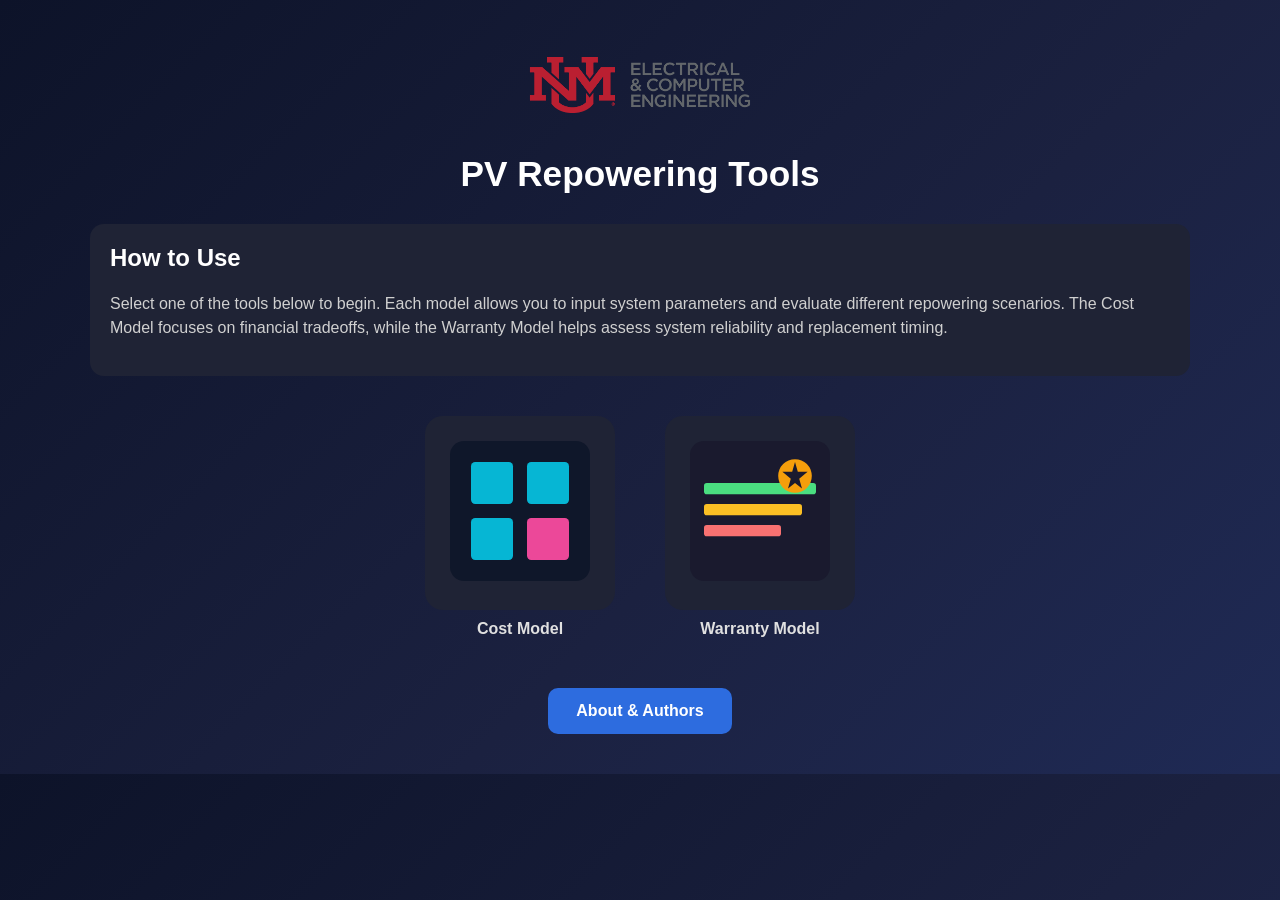
<file: docs/index.html>
<!DOCTYPE html>
<html lang="en">
<head>

<meta charset="UTF-8">
<meta name="viewport" content="width=device-width, initial-scale=1.0">

<title>PV Repowering Tools</title>

<style>

body{
    margin:0;
    font-family: Arial, Helvetica, sans-serif;

    background: linear-gradient(
        135deg,
        #0d1329 0%,
        #1b2140 60%,
        #1f2a55 100%
    );

    color:white;
}

/* Layout */
.container{
    max-width:1100px;
    margin:auto;
    padding:40px 20px;
    text-align:center;
}

/* Logo */
.logos{
    margin-bottom:20px;
}
.logos img{
    height:90px;
}

/* Title */
h1{
    margin:10px 0 30px;
    font-size:2.2rem;
}

/* How to Use */
.howto{
    background:#1f2335;
    padding:20px;
    border-radius:14px;
    margin-bottom:40px;
    text-align:left;
}

.howto h2{
    margin-top:0;
}

.howto p{
    color:#d0d0d0;
    line-height:1.5;
}

/* App Cards */
.apps{
    display:flex;
    gap:50px;
    justify-content:center;
    flex-wrap:wrap;
    margin-bottom:50px;
}

.app{
    text-decoration:none;
    color:white;
}

.card{
    background:#1f2335;
    padding:25px;
    border-radius:18px;
    transition: transform .15s ease, box-shadow .15s ease;
}

.card:hover{
    transform:translateY(-5px);
    box-shadow:0 10px 25px rgba(0,0,0,.4);
}

.card img{
    width:140px;
    height:140px;
}

.label{
    margin-top:10px;
    font-weight:600;
    color:#e0e0e0;
}

/* Footer */
.footer{
    margin-top:50px;
}

/* Bigger About Button */
.about-btn{
    display:inline-block;
    padding:14px 28px;
    background:#2d6cdf;
    color:white;
    font-weight:600;
    border-radius:10px;
    text-decoration:none;
    transition:all .15s ease;
}

.about-btn:hover{
    background:#3a7bff;
    transform:translateY(-2px);
    box-shadow:0 6px 15px rgba(0,0,0,.3);
}

</style>

</head>

<body>

<div class="container">

<!-- LOGO -->
<div class="logos">
<img src="./images/unm-ece.png" alt="UNM ECE Logo">
</div>

<!-- TITLE -->
<h1>PV Repowering Tools</h1>

<!-- HOW TO USE -->
<div class="howto">
<h2>How to Use</h2>
<p>
Select one of the tools below to begin. Each model allows you to input system parameters
and evaluate different repowering scenarios. The Cost Model focuses on financial tradeoffs,
while the Warranty Model helps assess system reliability and replacement timing.
</p>
</div>

<!-- APPS -->
<div class="apps">

<a class="app" href="./cost/">
<div class="card">
<img src="./icons/cost.svg" alt="Cost Model">
</div>
<div class="label">Cost Model</div>
</a>

<a class="app" href="./warranty/">
<div class="card">
<img src="./icons/warranty.svg" alt="Warranty Model">
</div>
<div class="label">Warranty Model</div>
</a>

</div>

<!-- ABOUT BUTTON -->
<div class="footer">
<a class="about-btn" href="./about.html">About & Authors</a>
</div>

</div>

</body>
</html>
</file>
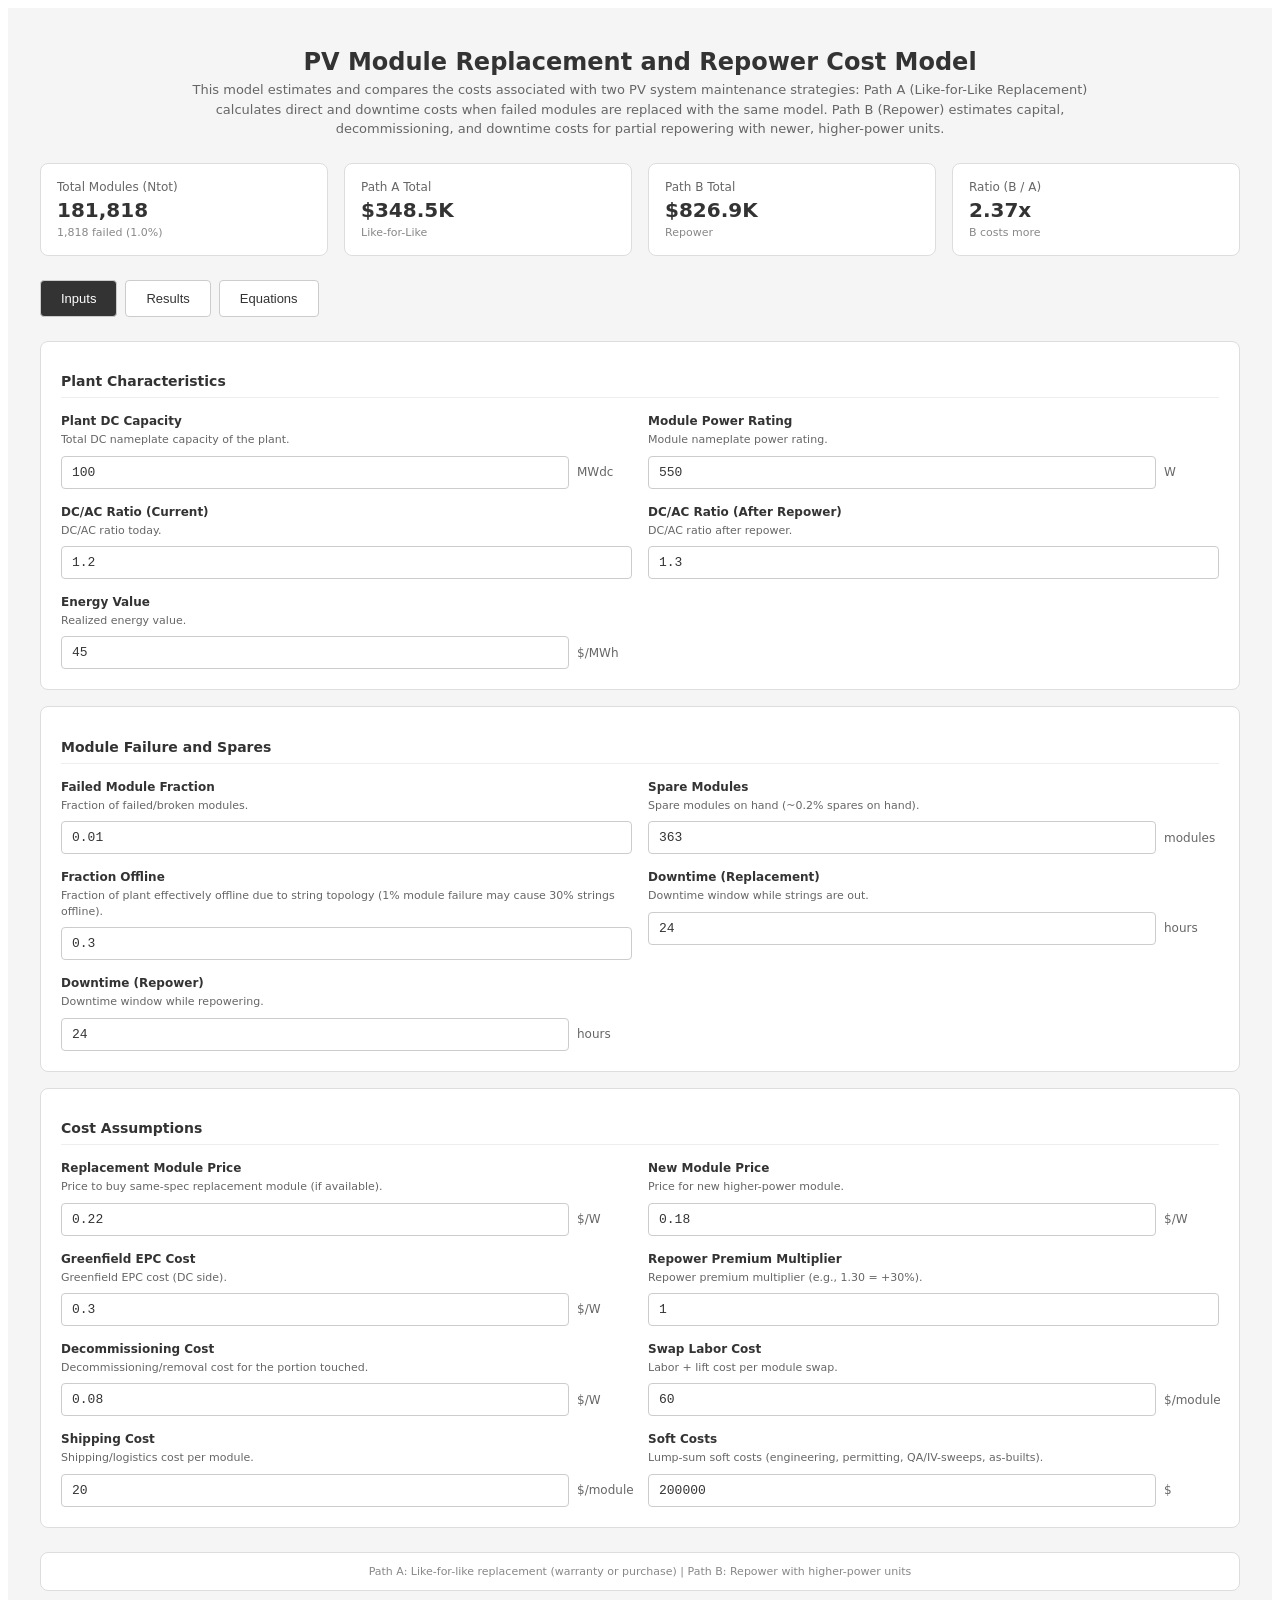
<file: docs/cost/index.html>
<!DOCTYPE html>
<html lang="en">
  <head>
    <meta charset="UTF-8" />
    <link rel="icon" type="image/svg+xml" href="./favicon.svg" />
    <meta name="viewport" content="width=device-width, initial-scale=1.0" />
    <title>PV Module Replacement Cost Model</title>
    <script type="module" crossorigin src="./assets/index-CwHSNj4b.js"></script>
    <link rel="stylesheet" crossorigin href="./assets/index-CPKp0yfA.css">
  </head>
  <body>
    <div id="root"></div>
  </body>
</html>
</file>
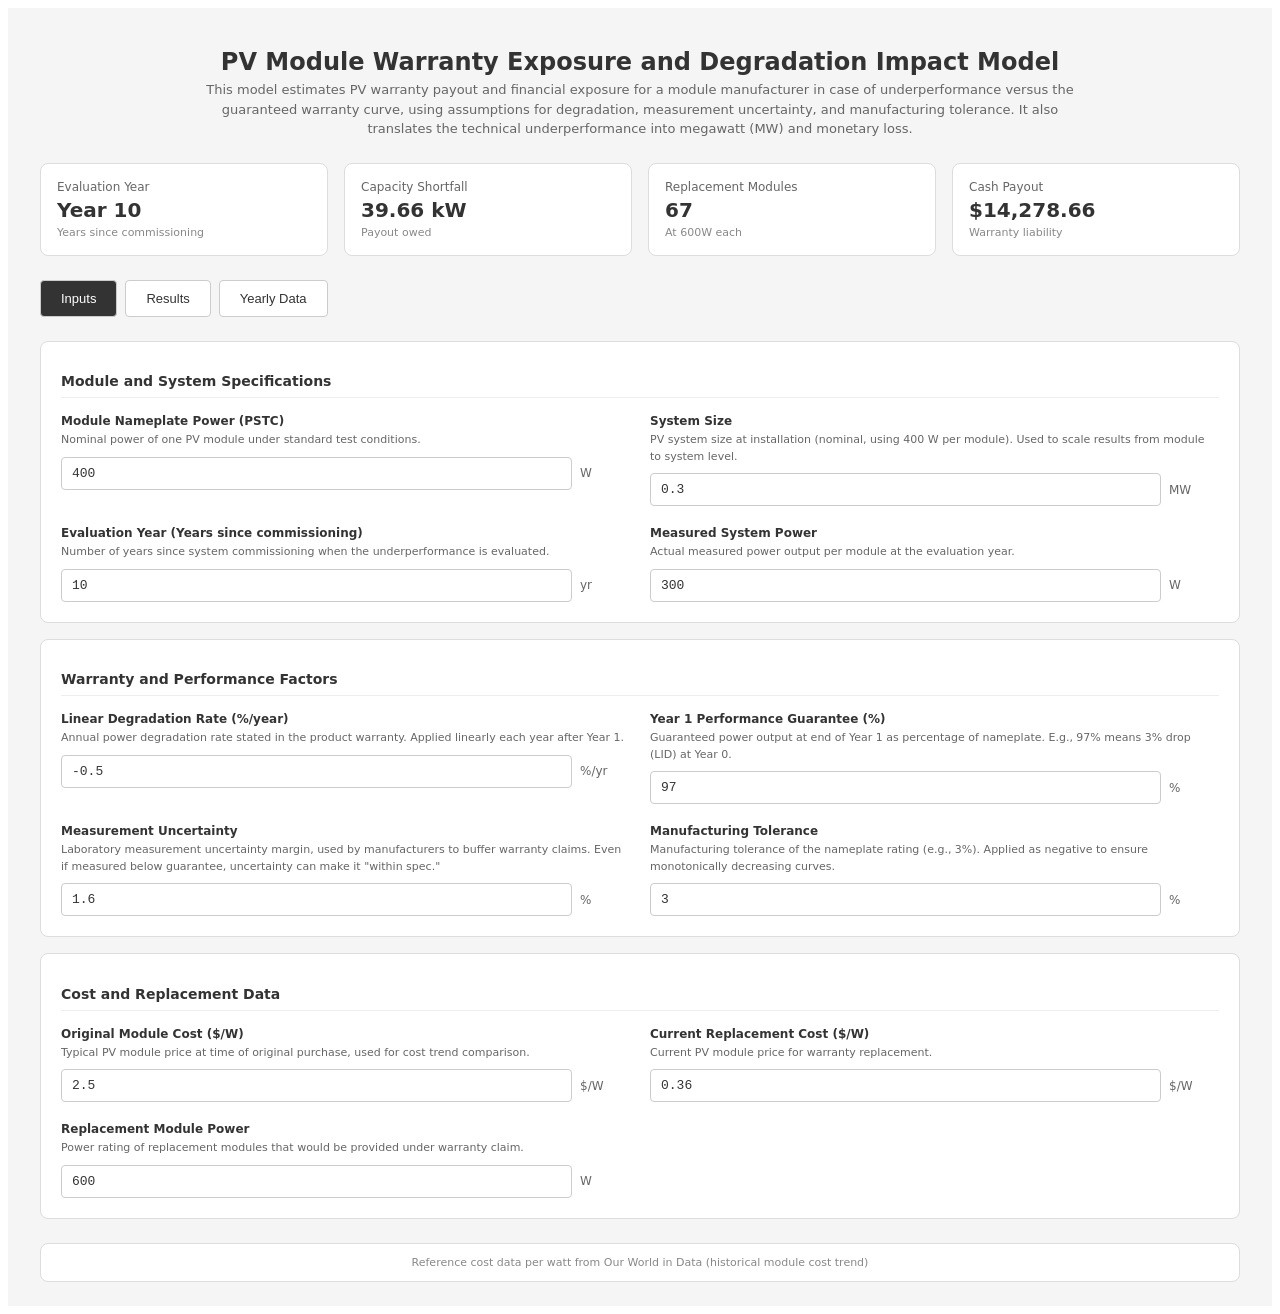
<file: docs/warranty/index.html>
<!DOCTYPE html>
<html lang="en">
  <head>
    <meta charset="UTF-8" />
    <meta name="viewport" content="width=device-width, initial-scale=1.0" />
    <title>PV Warranty Degradation Model</title>
    <script type="module" crossorigin src="./assets/index-Boi7mLrO.js"></script>
  </head>
  <body>
    <div id="root"></div>
  </body>
</html>
</file>
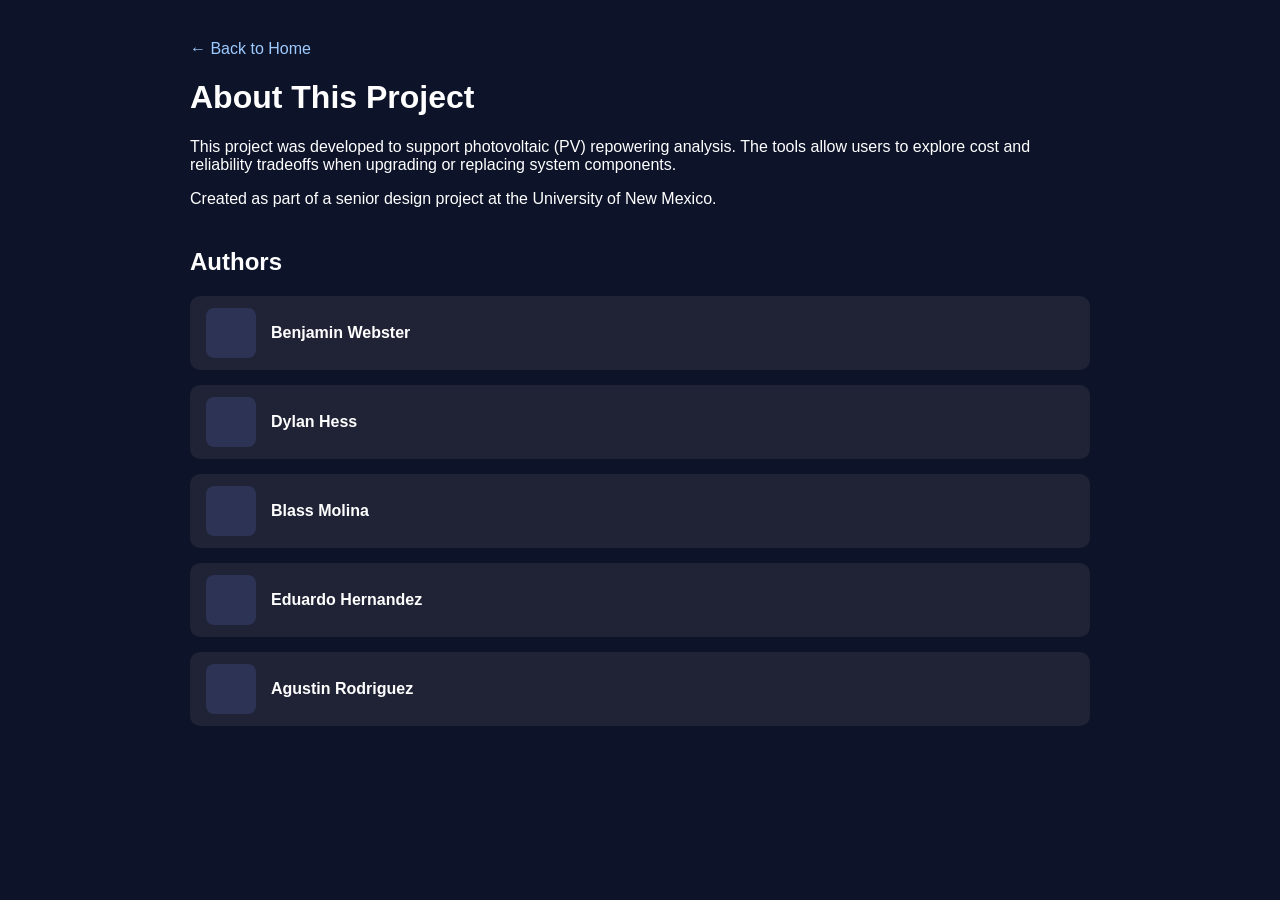
<file: docs/about.html>
<!DOCTYPE html>
<html lang="en">
<head>

<meta charset="UTF-8">
<meta name="viewport" content="width=device-width, initial-scale=1.0">

<title>About</title>

<style>

body{
    margin:0;
    font-family: Arial, Helvetica, sans-serif;
    background:#0d1329;
    color:white;
}

.container{
    max-width:900px;
    margin:auto;
    padding:40px 20px;
}

/* Back button */
.back{
    margin-bottom:20px;
}

.back a{
    color:#9ecbff;
    text-decoration:none;
}

/* Section */
.section{
    margin-bottom:40px;
}

/* Authors list */
.authors{
    display:flex;
    flex-direction:column;
    gap:15px;
    margin-top:20px;
}

.author{
    display:flex;
    align-items:center;
    gap:15px;
    background:#1f2335;
    padding:12px 16px;
    border-radius:10px;
}

.photo{
    width:50px;
    height:50px;
    background:#2d3355;
    border-radius:8px;
}

.name{
    font-weight:600;
}

</style>

</head>

<body>

<div class="container">

<div class="back">
<a href="./index.html">← Back to Home</a>
</div>

<!-- ABOUT -->
<div class="section">
<h1>About This Project</h1>

<p>
This project was developed to support photovoltaic (PV) repowering analysis.
The tools allow users to explore cost and reliability tradeoffs when upgrading
or replacing system components.
</p>

<p>
Created as part of a senior design project at the University of New Mexico.
</p>
</div>

<!-- AUTHORS -->
<div class="section">
<h2>Authors</h2>

<div class="authors">

<div class="author">
<div class="photo"></div>
<div class="name">Benjamin Webster</div>
</div>

<div class="author">
<div class="photo"></div>
<div class="name">Dylan Hess</div>
</div>

<div class="author">
<div class="photo"></div>
<div class="name">Blass Molina</div>
</div>

<div class="author">
<div class="photo"></div>
<div class="name">Eduardo Hernandez</div>
</div>

<div class="author">
<div class="photo"></div>
<div class="name">Agustin Rodriguez</div>
</div>

</div>
</div>

</div>

</body>
</html>
</file>
<file: docs/cost/assets/index-CPKp0yfA.css>
<!DOCTYPE html> <html lang="en"> <head> <meta charset="UTF-8" /> <link rel="icon" type="image/svg+xml" href="/favicon.svg" /> <meta name="viewport" content="width=device-width, initial-scale=1.0" /> <title>PV Module Replacement Cost Model</title> <script src="https://cdn.tailwindcss.com"></script> </head> <body> <div id="root"></div> <script type="module" src="/src/main.jsx"></script> </body> </html>{}
</file>
